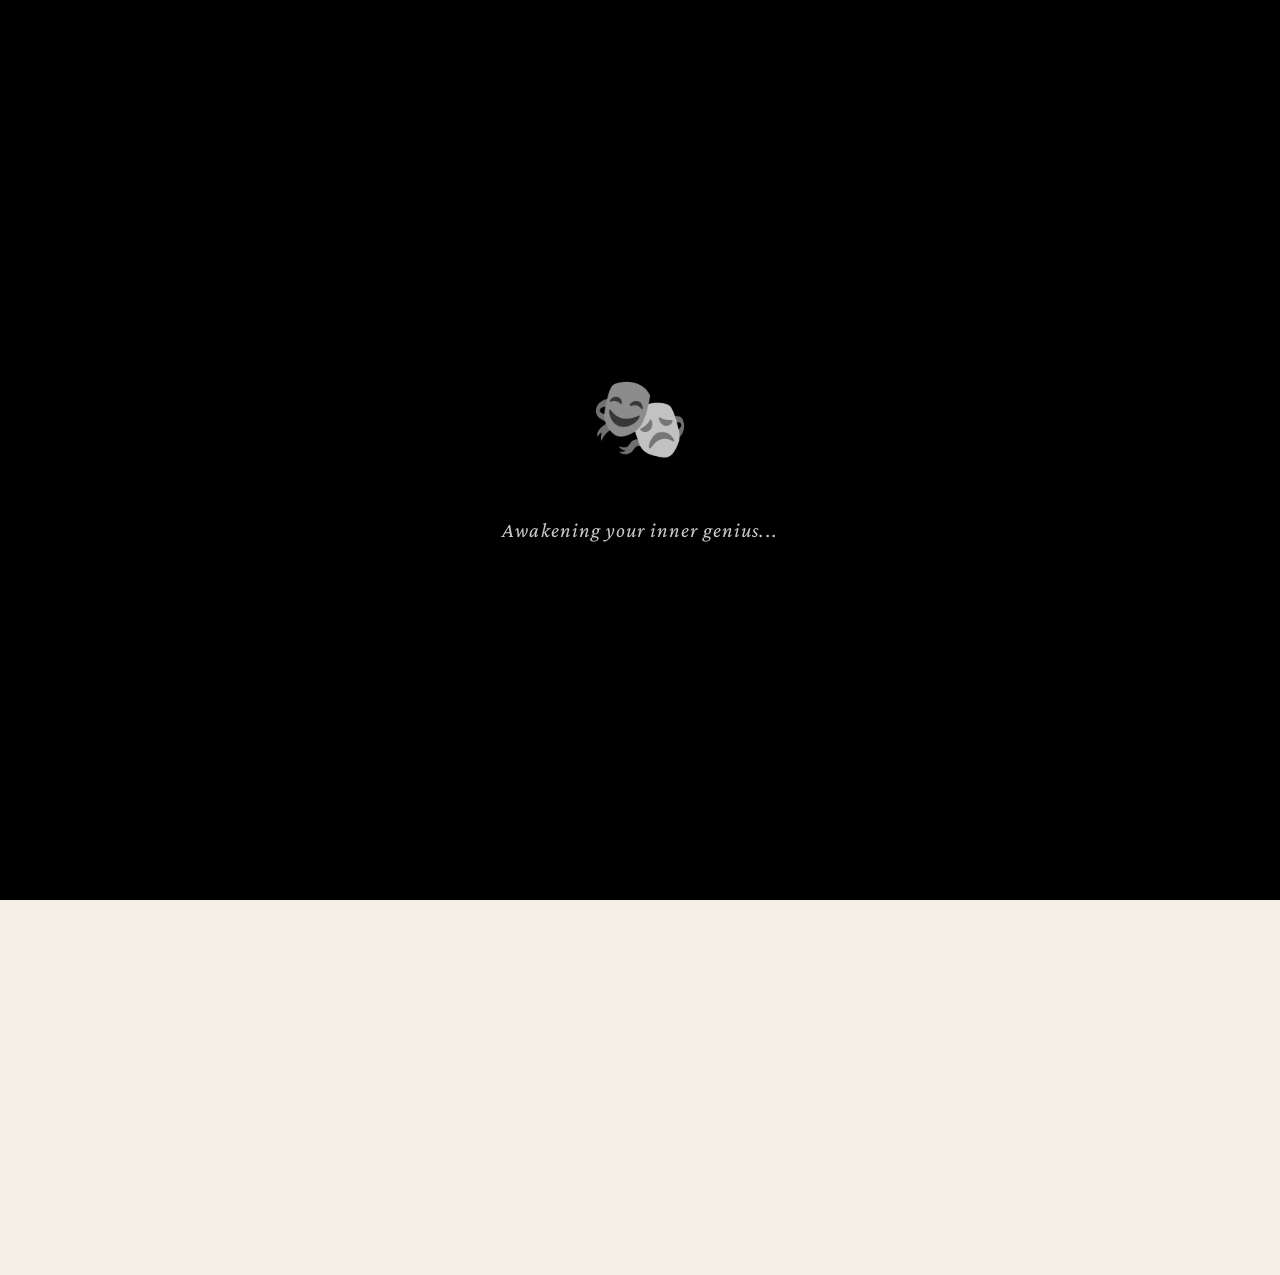
<file: index.html>
<!DOCTYPE html>
<html lang="en">
<head>
    <meta charset="UTF-8">
    <meta name="viewport" content="width=device-width, initial-scale=1.0">
    <title>KaliEdu - Your Calm Guide to 11U Math</title>
    <meta name="description" content="A gentle companion to the Ontario 11U Math curriculum. Clear explanations, step-by-step learning, and practice questions to help you succeed.">
    
    <!-- Fonts -->
    <link rel="preconnect" href="https://fonts.googleapis.com">
    <link rel="preconnect" href="https://fonts.gstatic.com" crossorigin>
    <link href="https://fonts.googleapis.com/css2?family=Crimson+Pro:ital,wght@0,400;0,600;0,700;1,400&family=Source+Sans+3:wght@400;600&family=JetBrains+Mono:wght@400&display=swap" rel="stylesheet">
    
    <!-- Styles -->
    <link rel="stylesheet" href="styles.css">
</head>
<body>
    <!-- Loading Screen -->
    <div class="loading-screen" id="loadingScreen">
        <div class="loading-content">
            <div class="loading-emoji">🎭</div>
            <div class="loading-text">Awakening your inner genius...</div>
        </div>
    </div>

</body>

    <!-- Background Music -->
    <audio id="backgroundMusic" loop preload="auto">
        <source src="SpotiDown.App - too late to be sorry. - Ultra Slowed _ Reverb - CXSMPX.mp3" type="audio/mpeg">
    </audio>

    <!-- Music Toggle Button -->
    <button class="music-toggle" id="musicToggle" aria-label="Toggle background music">
        <span class="music-icon">🔇</span>
    </button>

    <div class="app-container">
        <!-- Sidebar Navigation -->
        <nav class="sidebar" role="navigation" aria-label="Main navigation">
            <div class="sidebar-header">
                <div class="logo">✧ KaliEdu</div>
                <div class="logo-subtitle">Frieren's Functions</div>
            </div>
            
            <ul class="nav-menu" id="navMenu">
                <!-- Navigation items will be populated by JavaScript -->
            </ul>
        </nav>

        <!-- Main Content Area -->
        <main class="main-content">
            <!-- Home Page -->
            <section id="home" class="page-section">
                <div class="hero">
                    <h1 class="fade-in" id="heroTitle"></h1>
                    <p class="hero-tagline fade-in fade-in-delay-1" id="heroTagline"></p>
                    <div class="hero-description fade-in fade-in-delay-2" id="heroDescription"></div>
                    <button class="cta-button fade-in fade-in-delay-3" onclick="navigateTo('functions')">
                        <span>Start Learning</span>
                        <span>→</span>
                    </button>
                    <span class="cta-subtext fade-in fade-in-delay-4">Begin your journey with Functions</span>
                </div>

                <!-- Features -->
                <div class="features-grid" id="featuresGrid">
                    <!-- Features will be populated by JavaScript -->
                </div>
            </section>

            <!-- Functions Topic Page -->
            <section id="functions" class="page-section" style="display: none;">
                <!-- Content will be populated by JavaScript -->
            </section>

            <!-- Trigonometry Topic Page -->
            <section id="trigonometry" class="page-section" style="display: none;">
                <!-- Content will be populated by JavaScript -->
            </section>

            <!-- Sequences Topic Page -->
            <section id="sequences" class="page-section" style="display: none;">
                <!-- Content will be populated by JavaScript -->
            </section>

            <!-- Finance Topic Page -->
            <section id="finance" class="page-section" style="display: none;">
                <!-- Content will be populated by JavaScript -->
            </section>
        </main>
    </div>

    <!-- Scripts -->
    <script src="data.js"></script>
    <script src="data2.js"></script>
    <script src="scrpt.js"></script>
    <script src="animations.js"></script>
</body>
</html>
</file>
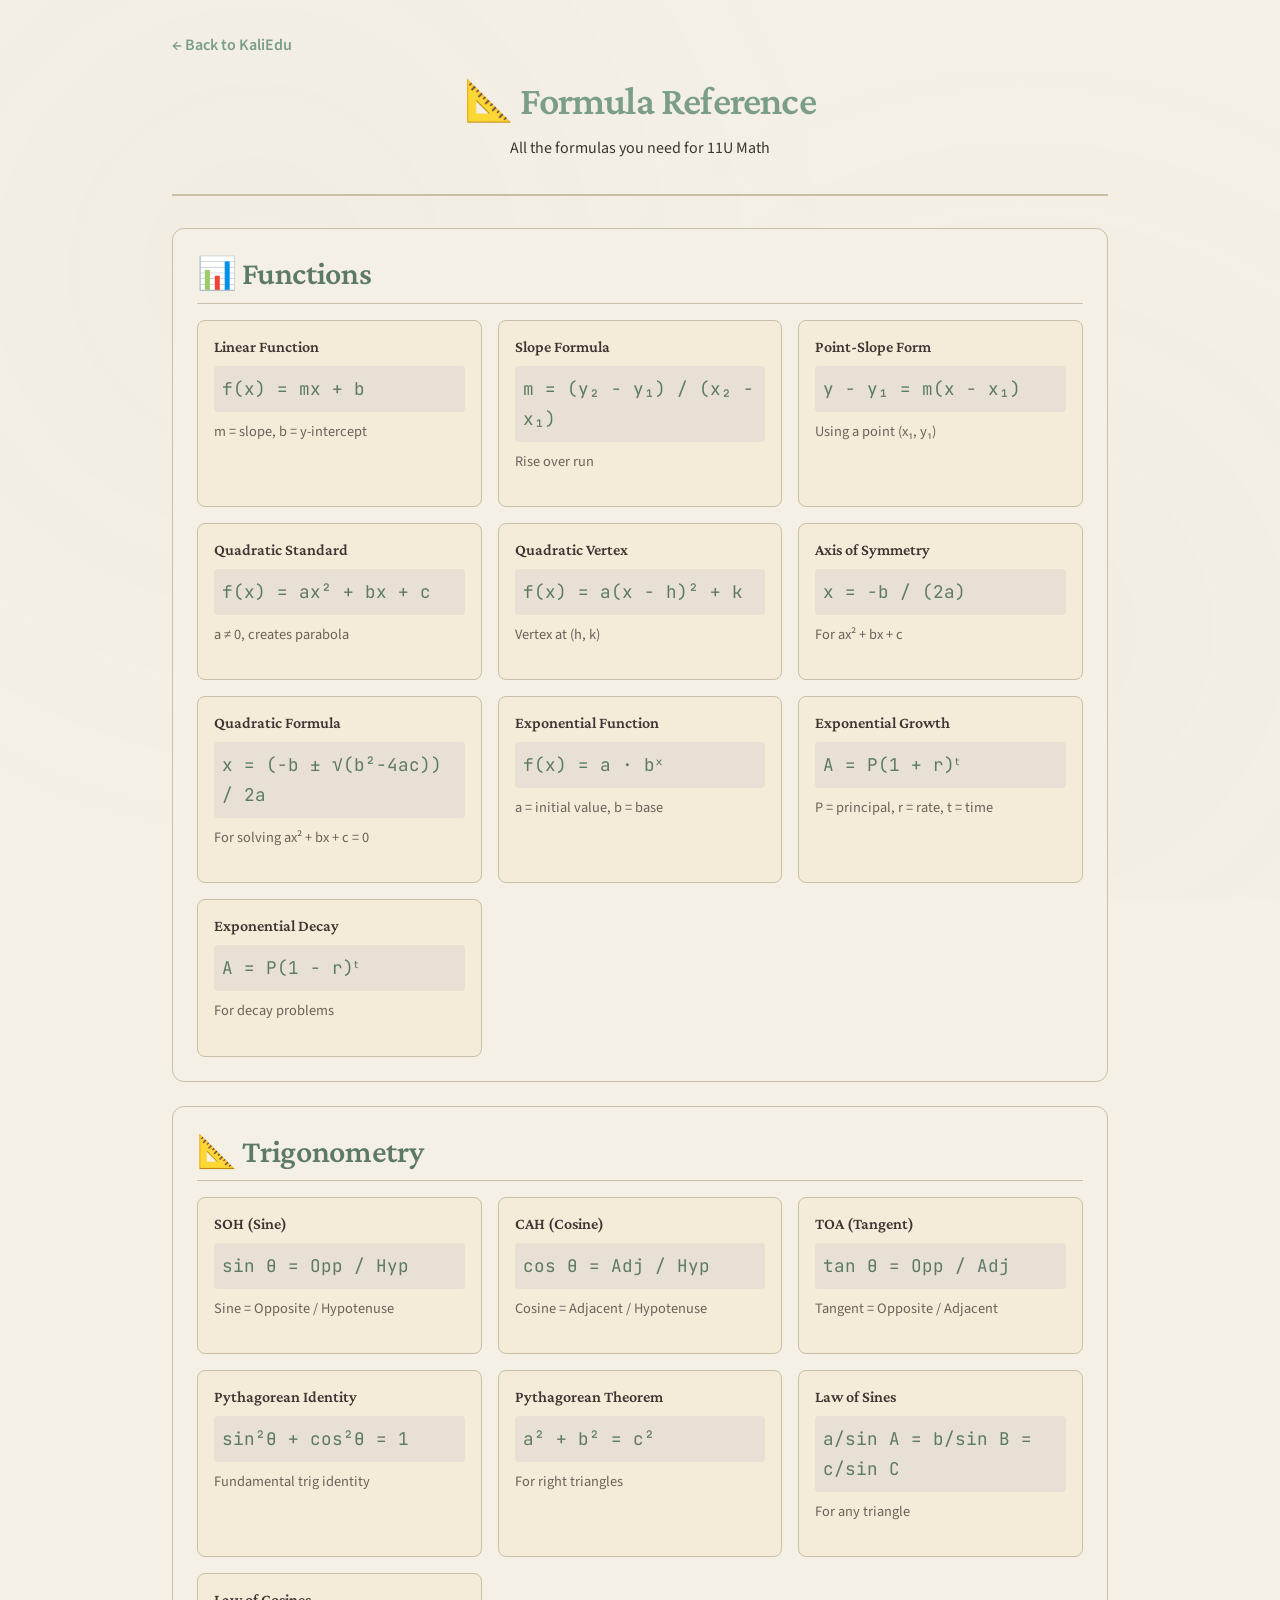
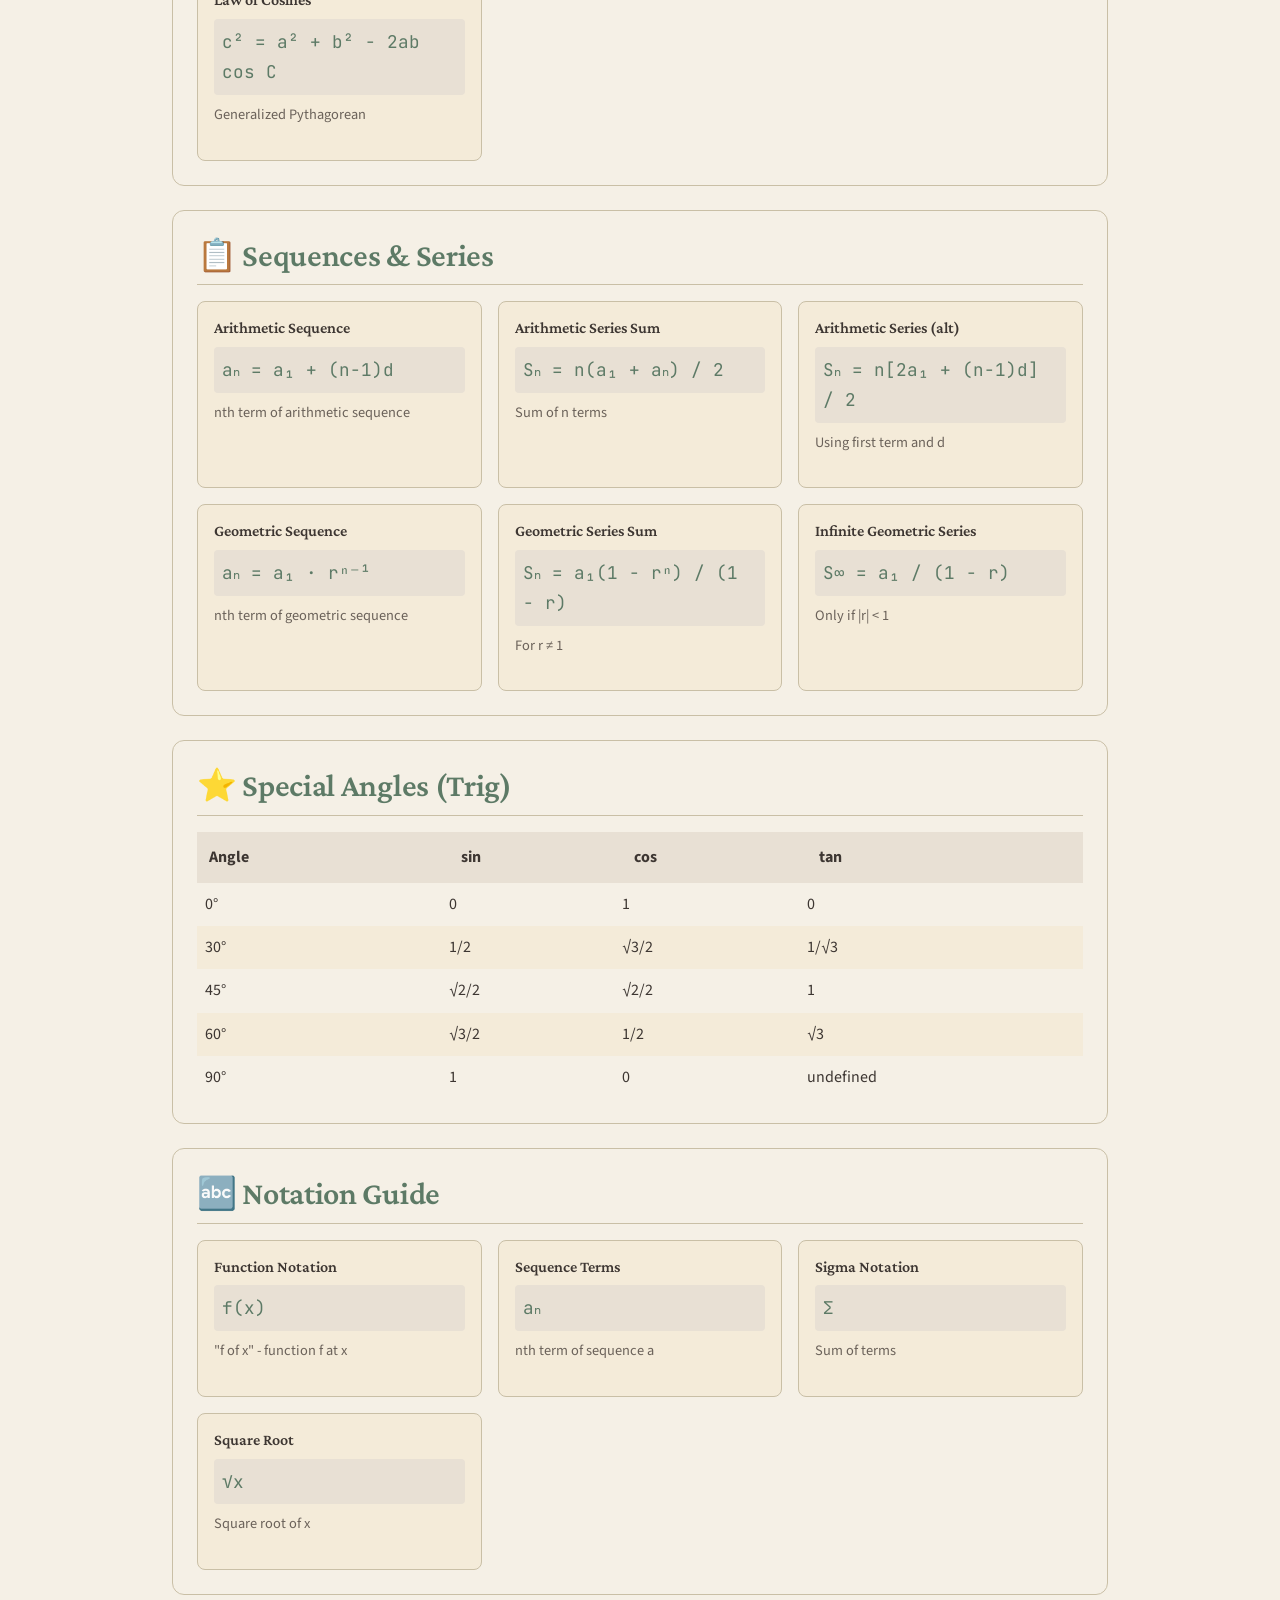
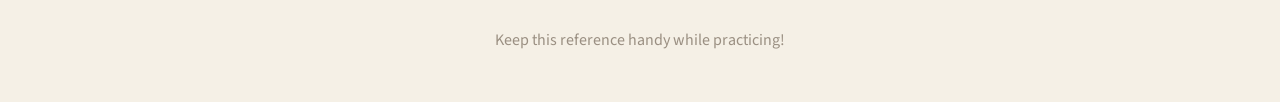
<file: formulas.html>
<!DOCTYPE html>
<html lang="en">
<head>
    <meta charset="UTF-8">
    <meta name="viewport" content="width=device-width, initial-scale=1.0">
    <title>Formula Reference - KaliEdu</title>
    <link rel="preconnect" href="https://fonts.googleapis.com">
    <link rel="preconnect" href="https://fonts.gstatic.com" crossorigin>
    <link href="https://fonts.googleapis.com/css2?family=Crimson+Pro:ital,wght@0,400;0,600;0,700;1,400&family=Source+Sans+3:wght@400;600&family=JetBrains+Mono:wght@400&display=swap" rel="stylesheet">
    <link rel="stylesheet" href="styles.css">
    <style>
        /* Formula-specific styles */
        .formula-page {
            padding: 2rem;
            max-width: 1000px;
            margin: 0 auto;
        }
        
        .formula-header {
            text-align: center;
            margin-bottom: 2rem;
            padding-bottom: 1rem;
            border-bottom: 2px solid #C9BFA6;
        }
        
        .formula-header h1 {
            color: #7B9E87;
            margin-bottom: 0.5rem;
        }
        
        .formula-section {
            background: #F5F0E6;
            border: 1px solid #C9BFA6;
            border-radius: 12px;
            padding: 1.5rem;
            margin-bottom: 1.5rem;
        }
        
        .formula-section h2 {
            color: #5D7A66;
            margin-bottom: 1rem;
            padding-bottom: 0.5rem;
            border-bottom: 1px solid #C9BFA6;
        }
        
        .formula-grid {
            display: grid;
            grid-template-columns: repeat(auto-fit, minmax(280px, 1fr));
            gap: 1rem;
        }
        
        .formula-card {
            background: #F4EBD9;
            border: 1px solid #C9BFA6;
            border-radius: 8px;
            padding: 1rem;
        }
        
        .formula-card h3 {
            color: #3D3632;
            font-size: 1rem;
            margin-bottom: 0.5rem;
        }
        
        .formula-text {
            font-family: 'JetBrains Mono', monospace;
            font-size: 1.1rem;
            color: #5D7A66;
            background: #E8E0D4;
            padding: 0.5rem;
            border-radius: 4px;
            display: block;
            margin-top: 0.5rem;
        }
        
        .formula-description {
            font-size: 0.9rem;
            color: #6B625A;
            margin-top: 0.5rem;
        }
        
        .back-link {
            display: inline-block;
            margin-bottom: 1rem;
            color: #7B9E87;
            font-weight: 600;
        }
        
        .back-link:hover {
            color: #5D7A66;
        }
        
        /* Print-friendly */
        @media print {
            body { background: white; }
            .formula-section { break-inside: avoid; }
        }
    </style>
</head>
<body>
    <div class="formula-page">
        <a href="index.html" class="back-link">← Back to KaliEdu</a>
        
        <div class="formula-header">
            <h1>📐 Formula Reference</h1>
            <p>All the formulas you need for 11U Math</p>
        </div>
        
        <!-- Functions Section -->
        <div class="formula-section">
            <h2>📊 Functions</h2>
            <div class="formula-grid">
                <div class="formula-card">
                    <h3>Linear Function</h3>
                    <span class="formula-text">f(x) = mx + b</span>
                    <p class="formula-description">m = slope, b = y-intercept</p>
                </div>
                <div class="formula-card">
                    <h3>Slope Formula</h3>
                    <span class="formula-text">m = (y₂ - y₁) / (x₂ - x₁)</span>
                    <p class="formula-description">Rise over run</p>
                </div>
                <div class="formula-card">
                    <h3>Point-Slope Form</h3>
                    <span class="formula-text">y - y₁ = m(x - x₁)</span>
                    <p class="formula-description">Using a point (x₁, y₁)</p>
                </div>
                <div class="formula-card">
                    <h3>Quadratic Standard</h3>
                    <span class="formula-text">f(x) = ax² + bx + c</span>
                    <p class="formula-description">a ≠ 0, creates parabola</p>
                </div>
                <div class="formula-card">
                    <h3>Quadratic Vertex</h3>
                    <span class="formula-text">f(x) = a(x - h)² + k</span>
                    <p class="formula-description">Vertex at (h, k)</p>
                </div>
                <div class="formula-card">
                    <h3>Axis of Symmetry</h3>
                    <span class="formula-text">x = -b / (2a)</span>
                    <p class="formula-description">For ax² + bx + c</p>
                </div>
                <div class="formula-card">
                    <h3>Quadratic Formula</h3>
                    <span class="formula-text">x = (-b ± √(b²-4ac)) / 2a</span>
                    <p class="formula-description">For solving ax² + bx + c = 0</p>
                </div>
                <div class="formula-card">
                    <h3>Exponential Function</h3>
                    <span class="formula-text">f(x) = a · bˣ</span>
                    <p class="formula-description">a = initial value, b = base</p>
                </div>
                <div class="formula-card">
                    <h3>Exponential Growth</h3>
                    <span class="formula-text">A = P(1 + r)ᵗ</span>
                    <p class="formula-description">P = principal, r = rate, t = time</p>
                </div>
                <div class="formula-card">
                    <h3>Exponential Decay</h3>
                    <span class="formula-text">A = P(1 - r)ᵗ</span>
                    <p class="formula-description">For decay problems</p>
                </div>
            </div>
        </div>
        
        <!-- Trigonometry Section -->
        <div class="formula-section">
            <h2>📐 Trigonometry</h2>
            <div class="formula-grid">
                <div class="formula-card">
                    <h3>SOH (Sine)</h3>
                    <span class="formula-text">sin θ = Opp / Hyp</span>
                    <p class="formula-description">Sine = Opposite / Hypotenuse</p>
                </div>
                <div class="formula-card">
                    <h3>CAH (Cosine)</h3>
                    <span class="formula-text">cos θ = Adj / Hyp</span>
                    <p class="formula-description">Cosine = Adjacent / Hypotenuse</p>
                </div>
                <div class="formula-card">
                    <h3>TOA (Tangent)</h3>
                    <span class="formula-text">tan θ = Opp / Adj</span>
                    <p class="formula-description">Tangent = Opposite / Adjacent</p>
                </div>
                <div class="formula-card">
                    <h3>Pythagorean Identity</h3>
                    <span class="formula-text">sin²θ + cos²θ = 1</span>
                    <p class="formula-description">Fundamental trig identity</p>
                </div>
                <div class="formula-card">
                    <h3>Pythagorean Theorem</h3>
                    <span class="formula-text">a² + b² = c²</span>
                    <p class="formula-description">For right triangles</p>
                </div>
                <div class="formula-card">
                    <h3>Law of Sines</h3>
                    <span class="formula-text">a/sin A = b/sin B = c/sin C</span>
                    <p class="formula-description">For any triangle</p>
                </div>
                <div class="formula-card">
                    <h3>Law of Cosines</h3>
                    <span class="formula-text">c² = a² + b² - 2ab cos C</span>
                    <p class="formula-description">Generalized Pythagorean</p>
                </div>
            </div>
        </div>
        
        <!-- Sequences & Series Section -->
        <div class="formula-section">
            <h2>📋 Sequences & Series</h2>
            <div class="formula-grid">
                <div class="formula-card">
                    <h3>Arithmetic Sequence</h3>
                    <span class="formula-text">aₙ = a₁ + (n-1)d</span>
                    <p class="formula-description">nth term of arithmetic sequence</p>
                </div>
                <div class="formula-card">
                    <h3>Arithmetic Series Sum</h3>
                    <span class="formula-text">Sₙ = n(a₁ + aₙ) / 2</span>
                    <p class="formula-description">Sum of n terms</p>
                </div>
                <div class="formula-card">
                    <h3>Arithmetic Series (alt)</h3>
                    <span class="formula-text">Sₙ = n[2a₁ + (n-1)d] / 2</span>
                    <p class="formula-description">Using first term and d</p>
                </div>
                <div class="formula-card">
                    <h3>Geometric Sequence</h3>
                    <span class="formula-text">aₙ = a₁ · rⁿ⁻¹</span>
                    <p class="formula-description">nth term of geometric sequence</p>
                </div>
                <div class="formula-card">
                    <h3>Geometric Series Sum</h3>
                    <span class="formula-text">Sₙ = a₁(1 - rⁿ) / (1 - r)</span>
                    <p class="formula-description">For r ≠ 1</p>
                </div>
                <div class="formula-card">
                    <h3>Infinite Geometric Series</h3>
                    <span class="formula-text">S∞ = a₁ / (1 - r)</span>
                    <p class="formula-description">Only if |r| < 1</p>
                </div>
            </div>
        </div>
        
        <!-- Quick Reference -->
        <div class="formula-section">
            <h2>⭐ Special Angles (Trig)</h2>
            <table style="width: 100%; border-collapse: collapse;">
                <thead>
                    <tr style="background: #E8E0D4;">
                        <th style="padding: 0.75rem; text-align: left;">Angle</th>
                        <th style="padding: 0.75rem; text-align: left;">sin</th>
                        <th style="padding: 0.75rem; text-align: left;">cos</th>
                        <th style="padding: 0.75rem; text-align: left;">tan</th>
                    </tr>
                </thead>
                <tbody>
                    <tr><td style="padding: 0.5rem;">0°</td><td>0</td><td>1</td><td>0</td></tr>
                    <tr style="background: #F4EBD9;"><td style="padding: 0.5rem;">30°</td><td>1/2</td><td>√3/2</td><td>1/√3</td></tr>
                    <tr><td style="padding: 0.5rem;">45°</td><td>√2/2</td><td>√2/2</td><td>1</td></tr>
                    <tr style="background: #F4EBD9;"><td style="padding: 0.5rem;">60°</td><td>√3/2</td><td>1/2</td><td>√3</td></tr>
                    <tr><td style="padding: 0.5rem;">90°</td><td>1</td><td>0</td><td>undefined</td></tr>
                </tbody>
            </table>
        </div>
        
        <div class="formula-section">
            <h2>🔤 Notation Guide</h2>
            <div class="formula-grid">
                <div class="formula-card">
                    <h3>Function Notation</h3>
                    <span class="formula-text">f(x)</span>
                    <p class="formula-description">"f of x" - function f at x</p>
                </div>
                <div class="formula-card">
                    <h3>Sequence Terms</h3>
                    <span class="formula-text">aₙ</span>
                    <p class="formula-description">nth term of sequence a</p>
                </div>
                <div class="formula-card">
                    <h3>Sigma Notation</h3>
                    <span class="formula-text">Σ</span>
                    <p class="formula-description">Sum of terms</p>
                </div>
                <div class="formula-card">
                    <h3>Square Root</h3>
                    <span class="formula-text">√x</span>
                    <p class="formula-description">Square root of x</p>
                </div>
            </div>
        </div>
        
        <p style="text-align: center; color: #9A8F82; margin-top: 2rem;">
            Keep this reference handy while practicing!
        </p>
    </div>
</body>
</html>
</file>
<file: styles.css>
/* KaliEdu MVP - Stylesheet
 * Frieren-Inspired Aesthetic: Warm, calm, cozy
 * Color Palette: Soft beiges, muted greens, gentle blues, sepia tones
 */

/* ==================== CSS Variables ==================== */
:root {
    /* Base colors - Frieren palette */
    --bg-primary: #F5F0E6;        /* Warm cream */
    --bg-secondary: #E8E0D4;      /* Soft beige */
    --bg-tertiary: #DDD4C4;       /* Deeper beige */
    
    /* Accent colors */
    --accent-green: #7B9E87;     /* Sage green - calm */
    --accent-green-dark: #5D7A66; /* Deep sage */
    --accent-blue: #8BA4B4;      /* Muted blue - serene */
    --accent-blue-dark: #6A8492; /* Deep muted blue */
    
    /* Sepia tones for boxes */
    --sepia-light: #F4EBD9;       /* Light sepia */
    --sepia-medium: #E6DCC8;     /* Medium sepia */
    --sepia-dark: #C9BFA6;       /* Dark sepia border */
    
    /* Text colors */
    --text-primary: #3D3632;      /* Warm dark brown */
    --text-secondary: #6B625A;   /* Medium brown */
    --text-muted: #9A8F82;       /* Light brown */
    
    /* Special colors */
    --remember-bg: #E8F0E6;      /* Soft green tint */
    --remember-border: #A8C4AE; /* Green border */
    --consider-bg: #F0EBE6;      /* Soft amber tint */
    --consider-border: #D4C4A8; /* Amber border */
    --success: #7B9E87;          /* Success green */
    --error: #B4847A;            /* Soft red */
    
    /* Typography */
    --font-primary: 'Crimson Pro', 'Palatino', serif;
    --font-secondary: 'Source Sans 3', 'Segoe UI', sans-serif;
    --font-mono: 'JetBrains Mono', 'Consolas', monospace;
    
    /* Spacing */
    --spacing-xs: 0.25rem;
    --spacing-sm: 0.5rem;
    --spacing-md: 1rem;
    --spacing-lg: 1.5rem;
    --spacing-xl: 2rem;
    --spacing-xxl: 3rem;
    
    /* Borders */
    --radius-sm: 4px;
    --radius-md: 8px;
    --radius-lg: 12px;
    --radius-xl: 20px;
    
    /* Shadows */
    --shadow-sm: 0 2px 4px rgba(61, 54, 50, 0.08);
    --shadow-md: 0 4px 12px rgba(61, 54, 50, 0.1);
    --shadow-lg: 0 8px 24px rgba(61, 54, 50, 0.12);
    
    /* Transitions */
    --transition-fast: 0.15s ease;
    --transition-normal: 0.3s ease;
    --transition-slow: 0.5s ease;
}

/* ==================== Reset & Base ==================== */
*, *::before, *::after {
    box-sizing: border-box;
    margin: 0;
    padding: 0;
}

html {
    font-size: 16px;
    scroll-behavior: smooth;
}

body {
    font-family: var(--font-secondary);
    font-size: 1rem;
    line-height: 1.7;
    color: var(--text-primary);
    background: var(--bg-primary);
    min-height: 100vh;
    overflow-x: hidden;
}

/* Subtle background pattern */
body::before {
    content: '';
    position: fixed;
    top: 0;
    left: 0;
    right: 0;
    bottom: 0;
    background-image: 
        radial-gradient(circle at 20% 30%, rgba(123, 158, 135, 0.03) 0%, transparent 50%),
        radial-gradient(circle at 80% 70%, rgba(139, 164, 180, 0.03) 0%, transparent 50%);
    pointer-events: none;
    z-index: -1;
}

/* ==================== Typography ==================== */
h1, h2, h3, h4, h5, h6 {
    font-family: var(--font-primary);
    font-weight: 600;
    color: var(--text-primary);
    line-height: 1.3;
}

h1 {
    font-size: 2.5rem;
    letter-spacing: -0.02em;
}

h2 {
    font-size: 2rem;
    letter-spacing: -0.01em;
}

h3 {
    font-size: 1.5rem;
}

h4 {
    font-size: 1.25rem;
}

p {
    margin-bottom: var(--spacing-md);
}

a {
    color: var(--accent-green-dark);
    text-decoration: none;
    transition: color var(--transition-fast);
}

a:hover {
    color: var(--accent-green);
}

code {
    font-family: var(--font-mono);
    font-size: 0.9em;
    background: var(--sepia-medium);
    padding: 0.15em 0.4em;
    border-radius: var(--radius-sm);
    color: var(--text-primary);
}

strong {
    font-weight: 600;
    color: var(--text-primary);
}

em {
    font-style: italic;
    color: var(--text-secondary);
}

/* ==================== Layout ==================== */
.app-container {
    display: flex;
    min-height: 100vh;
    width: 100%;
    max-width: 1200px; /* constrain overall layout width */
    margin: 0 auto;    /* center horizontally on all devices */
    align-items: flex-start;
    padding: 0 var(--spacing-md);
    gap: var(--spacing-lg);
}

/* Sidebar Navigation */
.sidebar {
    width: 280px;
    background: var(--bg-secondary);
    border-right: 1px solid var(--sepia-dark);
    padding: var(--spacing-xl) var(--spacing-lg);
    display: flex;
    flex-direction: column;
    position: fixed;
    top: 0;
    left: 0;
    height: 100vh;
    overflow-y: auto;
    z-index: 100;
}

.sidebar-header {
    text-align: center;
    padding-bottom: var(--spacing-xl);
    border-bottom: 1px solid var(--sepia-dark);
    margin-bottom: var(--spacing-xl);
}

.logo {
    font-family: var(--font-primary);
    font-size: 2rem;
    font-weight: 700;
    color: var(--accent-green-dark);
    letter-spacing: 0.1em;
    margin-bottom: var(--spacing-xs);
}

.logo-subtitle {
    font-size: 0.85rem;
    color: var(--text-muted);
    font-style: italic;
}

/* Navigation */
.nav-menu {
    list-style: none;
    flex-grow: 1;
}

.nav-item {
    margin-bottom: var(--spacing-sm);
}

.nav-link {
    display: flex;
    align-items: center;
    gap: var(--spacing-md);
    padding: var(--spacing-md) var(--spacing-lg);
    border-radius: var(--radius-md);
    color: var(--text-secondary);
    font-size: 1.05rem;
    transition: all var(--transition-normal);
    cursor: pointer;
    border: none;
    background: none;
    width: 100%;
    text-align: left;
    font-family: var(--font-secondary);
}

.nav-link:hover {
    background: var(--sepia-light);
    color: var(--text-primary);
}

.nav-link.active {
    background: var(--accent-green);
    color: white;
    box-shadow: var(--shadow-sm);
}

.nav-link.active:hover {
    background: var(--accent-green-dark);
}

.nav-icon {
    font-size: 1.2rem;
    width: 28px;
    text-align: center;
}

/* Main Content Area */
.main-content {
    flex: 1;
    margin: 0 auto;
    padding: var(--spacing-xxl);
    max-width: 900px;
}

/* Page transitions */
.page-section {
    opacity: 0;
    transform: translateY(10px);
    transition: opacity var(--transition-slow), transform var(--transition-slow);
}

.page-section.visible {
    opacity: 1;
    transform: translateY(0);
}

/* ==================== Homepage Styles ==================== */
.hero {
    text-align: center;
    padding: var(--spacing-xxl) 0;
    margin-bottom: var(--spacing-xxl);
}

.hero h1 {
    font-size: 3rem;
    margin-bottom: var(--spacing-md);
    background: linear-gradient(135deg, var(--accent-green-dark), var(--accent-blue-dark));
    -webkit-background-clip: text;
    -webkit-text-fill-color: transparent;
    background-clip: text;
}

.hero-tagline {
    font-size: 1.3rem;
    color: var(--text-secondary);
    font-style: italic;
    margin-bottom: var(--spacing-lg);
}

.hero-description {
    max-width: 600px;
    margin: 0 auto var(--spacing-xl);
    font-size: 1.1rem;
    color: var(--text-secondary);
}

/* Features Grid */
.features-grid {
    display: grid;
    grid-template-columns: repeat(auto-fit, minmax(250px, 1fr));
    gap: var(--spacing-lg);
    margin: var(--spacing-xxl) 0;
}

.feature-card {
    background: var(--sepia-light);
    border: 1px solid var(--sepia-dark);
    border-radius: var(--radius-lg);
    padding: var(--spacing-xl);
    text-align: center;
    transition: all var(--transition-normal);
}

.feature-card:hover {
    transform: translateY(-4px);
    box-shadow: var(--shadow-md);
    border-color: var(--accent-green);
}

.feature-icon {
    font-size: 2.5rem;
    margin-bottom: var(--spacing-md);
    display: block;
}

.feature-card h3 {
    margin-bottom: var(--spacing-sm);
    color: var(--accent-green-dark);
}

.feature-card p {
    color: var(--text-secondary);
    font-size: 0.95rem;
    margin-bottom: 0;
}

/* CTA Button */
.cta-button {
    display: inline-flex;
    align-items: center;
    gap: var(--spacing-sm);
    background: linear-gradient(135deg, var(--accent-green), var(--accent-green-dark));
    color: white;
    padding: var(--spacing-md) var(--spacing-xl);
    border-radius: var(--radius-lg);
    font-size: 1.1rem;
    font-weight: 600;
    border: none;
    cursor: pointer;
    transition: all var(--transition-normal);
    box-shadow: var(--shadow-md);
    font-family: var(--font-secondary);
}

.cta-button:hover {
    transform: translateY(-2px);
    box-shadow: var(--shadow-lg);
    background: linear-gradient(135deg, var(--accent-green-dark), var(--accent-green));
}

.cta-subtext {
    display: block;
    margin-top: var(--spacing-sm);
    font-size: 0.85rem;
    color: var(--text-muted);
    font-style: italic;
}

/* ==================== Topic Page Styles ==================== */
.topic-header {
    margin-bottom: var(--spacing-xxl);
    padding-bottom: var(--spacing-xl);
    border-bottom: 2px solid var(--sepia-dark);
}

.topic-header h1 {
    margin-bottom: var(--spacing-sm);
    color: var(--accent-green-dark);
}

.topic-subtitle {
    font-size: 1.2rem;
    color: var(--text-muted);
    font-style: italic;
}

.topic-intro {
    font-size: 1.15rem;
    color: var(--text-secondary);
    margin-bottom: var(--spacing-xl);
}

.topic-intro p {
    margin-bottom: var(--spacing-md);
}

/* Concept Sections */
.concept-section {
    margin-bottom: var(--spacing-xxl);
    padding: var(--spacing-xl);
    background: var(--bg-secondary);
    border-radius: var(--radius-lg);
    border: 1px solid var(--sepia-dark);
}

.concept-section h2 {
    color: var(--accent-blue-dark);
    margin-bottom: var(--spacing-lg);
    padding-bottom: var(--spacing-md);
    border-bottom: 1px solid var(--sepia-dark);
}

.concept-section p {
    margin-bottom: var(--spacing-md);
}

.concept-section ul, .concept-section ol {
    margin: var(--spacing-md) 0;
    padding-left: var(--spacing-xl);
}

.concept-section li {
    margin-bottom: var(--spacing-sm);
}

/* Concept Diagram */
.concept-diagram {
    margin: var(--spacing-xl) 0;
    padding: var(--spacing-lg);
    background: var(--sepia-light);
    border-radius: var(--radius-md);
    text-align: center;
}

.machine-illustration {
    display: flex;
    align-items: center;
    justify-content: center;
    gap: var(--spacing-md);
    flex-wrap: wrap;
    font-size: 1.1rem;
}

.machine-illustration .input {
    background: var(--accent-blue);
    color: white;
    padding: var(--spacing-sm) var(--spacing-md);
    border-radius: var(--radius-md);
}

.machine-illustration .output {
    background: var(--accent-green);
    color: white;
    padding: var(--spacing-sm) var(--spacing-md);
    border-radius: var(--radius-md);
}

.machine-illustration .machine {
    background: var(--sepia-medium);
    padding: var(--spacing-md) var(--spacing-lg);
    border-radius: var(--radius-md);
    border: 2px dashed var(--text-muted);
    font-style: italic;
}

.machine-illustration .arrow {
    color: var(--text-muted);
    font-size: 1.5rem;
}

/* Example Box */
.example-box {
    background: var(--sepia-light);
    border-left: 4px solid var(--accent-blue);
    padding: var(--spacing-lg);
    margin: var(--spacing-lg) 0;
    border-radius: 0 var(--radius-md) var(--radius-md) 0;
}

.example-box p {
    margin-bottom: var(--spacing-sm);
}

.example-box p:first-child {
    font-weight: 600;
    color: var(--accent-blue-dark);
}

.example-box ul {
    margin-top: var(--spacing-sm);
}

.example-box li {
    color: var(--text-secondary);
}

/* ==================== Tip Boxes ==================== */
.tip-box {
    padding: var(--spacing-lg);
    border-radius: var(--radius-md);
    margin: var(--spacing-lg) 0;
    transition: all var(--transition-normal);
}

.tip-box:hover {
    transform: translateX(4px);
}

/* Remember This Box */
.remember-box {
    background: var(--remember-bg);
    border: 2px solid var(--remember-border);
    border-left-width: 5px;
}

.remember-box .tip-title {
    color: var(--accent-green-dark);
}

.remember-box::before {
    content: '✦ Remember';
    display: block;
    font-family: var(--font-primary);
    font-weight: 700;
    font-size: 1.1rem;
    margin-bottom: var(--spacing-sm);
    color: var(--accent-green-dark);
}

/* Consider This Box */
.consider-box {
    background: var(--consider-bg);
    border: 2px solid var(--consider-border);
    border-left-width: 5px;
}

.consider-box .tip-title {
    color: #8B7355;
}

.consider-box::before {
    content: '💭 Consider This';
    display: block;
    font-family: var(--font-primary);
    font-weight: 700;
    font-size: 1.1rem;
    margin-bottom: var(--spacing-sm);
    color: #8B7355;
}

.tip-content {
    color: var(--text-secondary);
    font-size: 0.95rem;
}

/* ==================== Practice Questions ==================== */
.practice-section {
    margin-top: var(--spacing-xxl);
    padding-top: var(--spacing-xl);
    border-top: 2px solid var(--sepia-dark);
}

.practice-section h2 {
    color: var(--accent-green-dark);
    margin-bottom: var(--spacing-lg);
    text-align: center;
}

.practice-question {
    background: var(--bg-secondary);
    border: 1px solid var(--sepia-dark);
    border-radius: var(--radius-lg);
    padding: var(--spacing-xl);
    margin-bottom: var(--spacing-lg);
    transition: all var(--transition-normal);
}

.practice-question:hover {
    box-shadow: var(--shadow-md);
}

.question-number {
    display: inline-block;
    background: var(--accent-green);
    color: white;
    width: 32px;
    height: 32px;
    border-radius: 50%;
    text-align: center;
    line-height: 32px;
    font-weight: 600;
    margin-right: var(--spacing-md);
    font-size: 0.9rem;
}

.question-text {
    font-size: 1.1rem;
    font-weight: 600;
    color: var(--text-primary);
    margin-bottom: var(--spacing-md);
    display: flex;
    align-items: flex-start;
}

/* Options for multiple choice */
.options-list {
    list-style: none;
    margin: var(--spacing-md) 0;
}

.option-item {
    margin-bottom: var(--spacing-sm);
}

.option-label {
    display: flex;
    align-items: center;
    gap: var(--spacing-md);
    padding: var(--spacing-md);
    background: var(--sepia-light);
    border: 1px solid var(--sepia-dark);
    border-radius: var(--radius-md);
    cursor: pointer;
    transition: all var(--transition-fast);
}

.option-label:hover {
    background: var(--sepia-medium);
    border-color: var(--accent-blue);
}

.option-label.selected {
    background: var(--accent-blue);
    border-color: var(--accent-blue-dark);
    color: white;
}

.option-label.correct {
    background: var(--remember-bg);
    border-color: var(--remember-border);
}

.option-label.incorrect {
    background: #F5E6E4;
    border-color: var(--error);
}

.option-marker {
    width: 24px;
    height: 24px;
    border: 2px solid currentColor;
    border-radius: 50%;
    display: flex;
    align-items: center;
    justify-content: center;
    font-size: 0.8rem;
    flex-shrink: 0;
}

.option-text {
    flex: 1;
}

/* Short answer input */
.short-answer-input {
    width: 100%;
    padding: var(--spacing-md);
    font-size: 1rem;
    font-family: var(--font-secondary);
    border: 2px solid var(--sepia-dark);
    border-radius: var(--radius-md);
    background: var(--bg-primary);
    color: var(--text-primary);
    transition: border-color var(--transition-fast);
    margin-bottom: var(--spacing-md);
}

.short-answer-input:focus {
    outline: none;
    border-color: var(--accent-blue);
}

.short-answer-input.correct {
    border-color: var(--remember-border);
    background: var(--remember-bg);
}

.short-answer-input.incorrect {
    border-color: var(--error);
    background: #F5E6E4;
}

/* Buttons */
.hint-button, .solution-button, .check-answer-button {
    padding: var(--spacing-sm) var(--spacing-lg);
    border-radius: var(--radius-md);
    font-size: 0.95rem;
    font-weight: 600;
    cursor: pointer;
    transition: all var(--transition-normal);
    border: none;
    font-family: var(--font-secondary);
}

.hint-button {
    background: var(--sepia-medium);
    color: var(--text-secondary);
    border: 1px solid var(--sepia-dark);
}

.hint-button:hover {
    background: var(--sepia-dark);
    color: var(--text-primary);
}

.solution-button {
    background: var(--accent-green);
    color: white;
    margin-left: var(--spacing-sm);
}

.solution-button:hover {
    background: var(--accent-green-dark);
}

.check-answer-button {
    background: var(--accent-blue);
    color: white;
}

.check-answer-button:hover {
    background: var(--accent-blue-dark);
}

/* Hint and Solution */
.hint-text, .solution-text {
    margin-top: var(--spacing-md);
    padding: var(--spacing-md);
    border-radius: var(--radius-md);
    font-size: 0.95rem;
    display: none;
}

.hint-text {
    background: #FFF8E7;
    border: 1px solid #E6D4A8;
    color: #8B7355;
}

.solution-text {
    background: var(--remember-bg);
    border: 1px solid var(--remember-border);
    color: var(--accent-green-dark);
}

.hint-text.visible, .solution-text.visible {
    display: block;
    animation: fadeIn 0.3s ease;
}

@keyframes fadeIn {
    from { opacity: 0; transform: translateY(-5px); }
    to { opacity: 1; transform: translateY(0); }
}

/* ==================== Getting Started Guide ==================== */
.guide-section {
    margin-bottom: var(--spacing-xxl);
}

.guide-section h2 {
    color: var(--accent-green-dark);
    margin-bottom: var(--spacing-lg);
    padding-bottom: var(--spacing-md);
    border-bottom: 1px solid var(--sepia-dark);
}

.guide-steps {
    list-style: none;
    padding: 0;
    counter-reset: guide-counter;
}

.guide-steps li {
    position: relative;
    padding-left: 50px;
    margin-bottom: var(--spacing-lg);
    counter-increment: guide-counter;
}

.guide-steps li::before {
    content: counter(guide-counter);
    position: absolute;
    left: 0;
    top: 0;
    width: 36px;
    height: 36px;
    background: var(--accent-green);
    color: white;
    border-radius: 50%;
    text-align: center;
    line-height: 36px;
    font-weight: 600;
    font-family: var(--font-primary);
}

.guide-steps li strong {
    display: block;
    margin-bottom: var(--spacing-xs);
    color: var(--accent-green-dark);
}

/* Tip Grid */
.tip-grid {
    display: grid;
    grid-template-columns: repeat(auto-fit, minmax(220px, 1fr));
    gap: var(--spacing-lg);
    margin: var(--spacing-xl) 0;
}

.tip-item {
    background: var(--sepia-light);
    border: 1px solid var(--sepia-dark);
    border-radius: var(--radius-lg);
    padding: var(--spacing-lg);
    text-align: center;
    transition: all var(--transition-normal);
}

.tip-item:hover {
    transform: translateY(-4px);
    box-shadow: var(--shadow-md);
}

.tip-icon {
    font-size: 2rem;
    display: block;
    margin-bottom: var(--spacing-sm);
}

.tip-item h4 {
    color: var(--accent-green-dark);
    margin-bottom: var(--spacing-sm);
    font-family: var(--font-primary);
}

.tip-item p {
    font-size: 0.9rem;
    color: var(--text-secondary);
    margin-bottom: 0;
}

/* Reference Card */
.reference-card {
    background: var(--bg-secondary);
    border: 2px solid var(--accent-green);
    border-radius: var(--radius-lg);
    padding: var(--spacing-xl);
    margin: var(--spacing-lg) 0;
}

.reference-card h4 {
    color: var(--accent-green-dark);
    text-align: center;
    margin-bottom: var(--spacing-lg);
    font-family: var(--font-primary);
}

.reference-table {
    width: 100%;
    border-collapse: collapse;
}

.reference-table td {
    padding: var(--spacing-sm) var(--spacing-md);
    border-bottom: 1px solid var(--sepia-dark);
}

.reference-table tr:last-child td {
    border-bottom: none;
}

.reference-table td:first-child {
    font-weight: 600;
    color: var(--text-primary);
    width: 40%;
}

.reference-table td:last-child {
    color: var(--text-secondary);
}

/* Subsections Navigation */
.subsections-nav {
    display: flex;
    flex-wrap: wrap;
    gap: var(--spacing-sm);
    margin-bottom: var(--spacing-xl);
    padding: var(--spacing-lg);
    background: var(--bg-secondary);
    border-radius: var(--radius-lg);
    border: 1px solid var(--sepia-dark);
}

.subsection-btn {
    display: flex;
    align-items: center;
    gap: var(--spacing-sm);
    padding: var(--spacing-sm) var(--spacing-md);
    background: var(--sepia-light);
    border: 1px solid var(--sepia-dark);
    border-radius: var(--radius-md);
    color: var(--text-secondary);
    font-size: 0.9rem;
    cursor: pointer;
    transition: all var(--transition-fast);
    font-family: var(--font-secondary);
}

.subsection-btn:hover {
    background: var(--sepia-medium);
    color: var(--text-primary);
}

.subsection-btn.active {
    background: var(--accent-green);
    border-color: var(--accent-green);
    color: white;
}

.subsection-icon {
    font-size: 1rem;
}

/* Subsection Content */
.subsection-content {
    display: none;
    margin-bottom: var(--spacing-lg);
    padding: var(--spacing-lg);
    background: var(--bg-secondary);
    border-radius: var(--radius-md);
    border: 1px solid var(--sepia-dark);
}

.subsection-content.active {
    display: block;
}

/* Headings inside subsections follow the topic style */
.subsection-content h2,
.subsection-content h3 {
    color: var(--accent-blue-dark);
    margin: var(--spacing-lg) 0 var(--spacing-md);
}

.subsection-content h2 {
    padding-bottom: var(--spacing-sm);
    border-bottom: 1px solid var(--sepia-dark);
}

.subsection-content h3:first-child,
.subsection-content h2:first-child {
    margin-top: 0;
}

.subsection-content .formula {
    font-family: var(--font-mono);
    font-size: 1.15rem;
    background: var(--sepia-medium);
    padding: var(--spacing-md) var(--spacing-lg);
    border-radius: var(--radius-md);
    text-align: center;
    margin: var(--spacing-lg) 0;
}

/* Ensure tip boxes inside subsections are spaced and full-width */
.subsection-content .tip-box {
    margin-top: var(--spacing-md);
}

.subsection-content .remember-box,
.subsection-content .consider-box {
    width: 100%;
}

/* Getting Started Page */
.getting-started-intro {
    font-size: 1.15rem;
    color: var(--text-secondary);
    margin-bottom: var(--spacing-xl);
}

.getting-started-intro p {
    margin-bottom: var(--spacing-md);
}

.getting-started-cta {
    display: inline-flex;
    align-items: center;
    gap: var(--spacing-sm);
    background: linear-gradient(135deg, var(--accent-green), var(--accent-green-dark));
    color: white;
    padding: var(--spacing-md) var(--spacing-xl);
    border-radius: var(--radius-lg);
    font-size: 1.1rem;
    font-weight: 600;
    border: none;
    cursor: pointer;
    transition: all var(--transition-normal);
    box-shadow: var(--shadow-md);
    font-family: var(--font-secondary);
    margin-top: var(--spacing-xl);
}

.getting-started-cta:hover {
    transform: translateY(-2px);
    box-shadow: var(--shadow-lg);
}

/* ==================== Coming Soon ==================== */
.coming-soon {
    text-align: center;
    padding: var(--spacing-xxl);
}

.coming-soon-icon {
    font-size: 4rem;
    margin-bottom: var(--spacing-lg);
    opacity: 0.5;
}

.coming-soon h2 {
    color: var(--accent-green-dark);
    margin-bottom: var(--spacing-md);
}

.coming-soon p {
    color: var(--text-secondary);
    font-size: 1.1rem;
    max-width: 500px;
    margin: 0 auto;
}

/* ==================== Responsive Design ==================== */
@media (max-width: 768px) {
    .sidebar {
        width: 100%;
        position: relative;
        height: auto;
        padding: var(--spacing-lg);
    }
    
    .main-content {
        margin-left: 0;
        padding: var(--spacing-lg);
    }
    
    .app-container {
        flex-direction: column;
    }
    
    .hero h1 {
        font-size: 2rem;
    }
    
    h2 {
        font-size: 1.5rem;
    }
    
    .machine-illustration {
        flex-direction: column;
    }
    
    .features-grid {
        grid-template-columns: 1fr;
    }
}

/* On wider screens, reserve space for the fixed sidebar so the centered container doesn't overlap it */
@media (min-width: 769px) {
    .app-container {
        padding-left: 280px; /* leave room for the fixed sidebar */
    }
}

/* ==================== Animations ==================== */
/* Subtle entrance animations */
.fade-in {
    animation: fadeInUp 0.6s ease forwards;
}

.fade-in-delay-1 { animation-delay: 0.1s; }
.fade-in-delay-2 { animation-delay: 0.2s; }
.fade-in-delay-3 { animation-delay: 0.3s; }
.fade-in-delay-4 { animation-delay: 0.4s; }

@keyframes fadeInUp {
    from {
        opacity: 0;
        transform: translateY(20px);
    }
    to {
        opacity: 1;
        transform: translateY(0);
    }
}

/* Gentle pulse for emphasis */
.pulse {
    animation: gentlePulse 2s ease-in-out infinite;
}

@keyframes gentlePulse {
    0%, 100% { transform: scale(1); }
    50% { transform: scale(1.02); }
}

/* Star twinkle effect */
.twinkle {
    animation: twinkle 3s ease-in-out infinite;
}

@keyframes twinkle {
    0%, 100% { opacity: 1; }
    50% { opacity: 0.6; }
}

/* ==================== Loading Screen ==================== */
.loading-screen {
    position: fixed;
    top: 0;
    left: 0;
    width: 100%;
    height: 100%;
    background: #000000;
    display: flex;
    align-items: center;
    justify-content: center;
    z-index: 9999;
    transition: background 1.2s ease-in-out, opacity 0.8s ease-out;
}

.loading-screen.fade-complete {
    background: var(--accent-green);
    opacity: 0;
    pointer-events: none;
}

/* Hide main content during loading */
body.loading .app-container {
    opacity: 0;
    transition: opacity 0.5s ease;
}

.app-container {
    opacity: 1;
    transition: opacity 0.5s ease;
}

/* ==================== Music Toggle Button ==================== */
.music-toggle {
    position: fixed;
    bottom: 24px;
    right: 24px;
    width: 48px;
    height: 48px;
    border-radius: 50%;
    border: none;
    background: var(--bg-secondary);
    box-shadow: var(--shadow-md);
    cursor: pointer;
    z-index: 1000;
    display: flex;
    align-items: center;
    justify-content: center;
    transition: all var(--transition-normal);
}

.music-toggle:hover {
    transform: scale(1.1);
    box-shadow: var(--shadow-lg);
}

.music-toggle.playing {
    background: var(--accent-green);
}

.music-toggle.playing .music-icon {
    animation: musicNote 1s ease-in-out infinite;
}

.music-icon {
    font-size: 1.4rem;
}

@keyframes musicNote {
    0%, 100% { transform: scale(1); }
    50% { transform: scale(1.2); }
}

.loading-content {
    text-align: center;
    color: #ffffff;
    transition: color 1.2s ease-in-out;
}

.loading-screen.fade-complete .loading-content {
    color: #ffffff;
}

.loading-emoji {
    font-size: 5rem;
    margin-bottom: 1.5rem;
    animation: loadingPulse 1.5s ease-in-out infinite;
    filter: grayscale(100%);
    transition: filter 1.2s ease-in-out;
}

.loading-screen.fade-complete .loading-emoji {
    filter: grayscale(0%);
}

.loading-text {
    font-family: var(--font-primary);
    font-size: 1.3rem;
    font-style: italic;
    opacity: 0.8;
    letter-spacing: 0.05em;
}

@keyframes loadingPulse {
    0%, 100% {
        transform: scale(1);
        opacity: 0.8;
    }
    50% {
        transform: scale(1.1);
        opacity: 1;
    }
}
</file>
